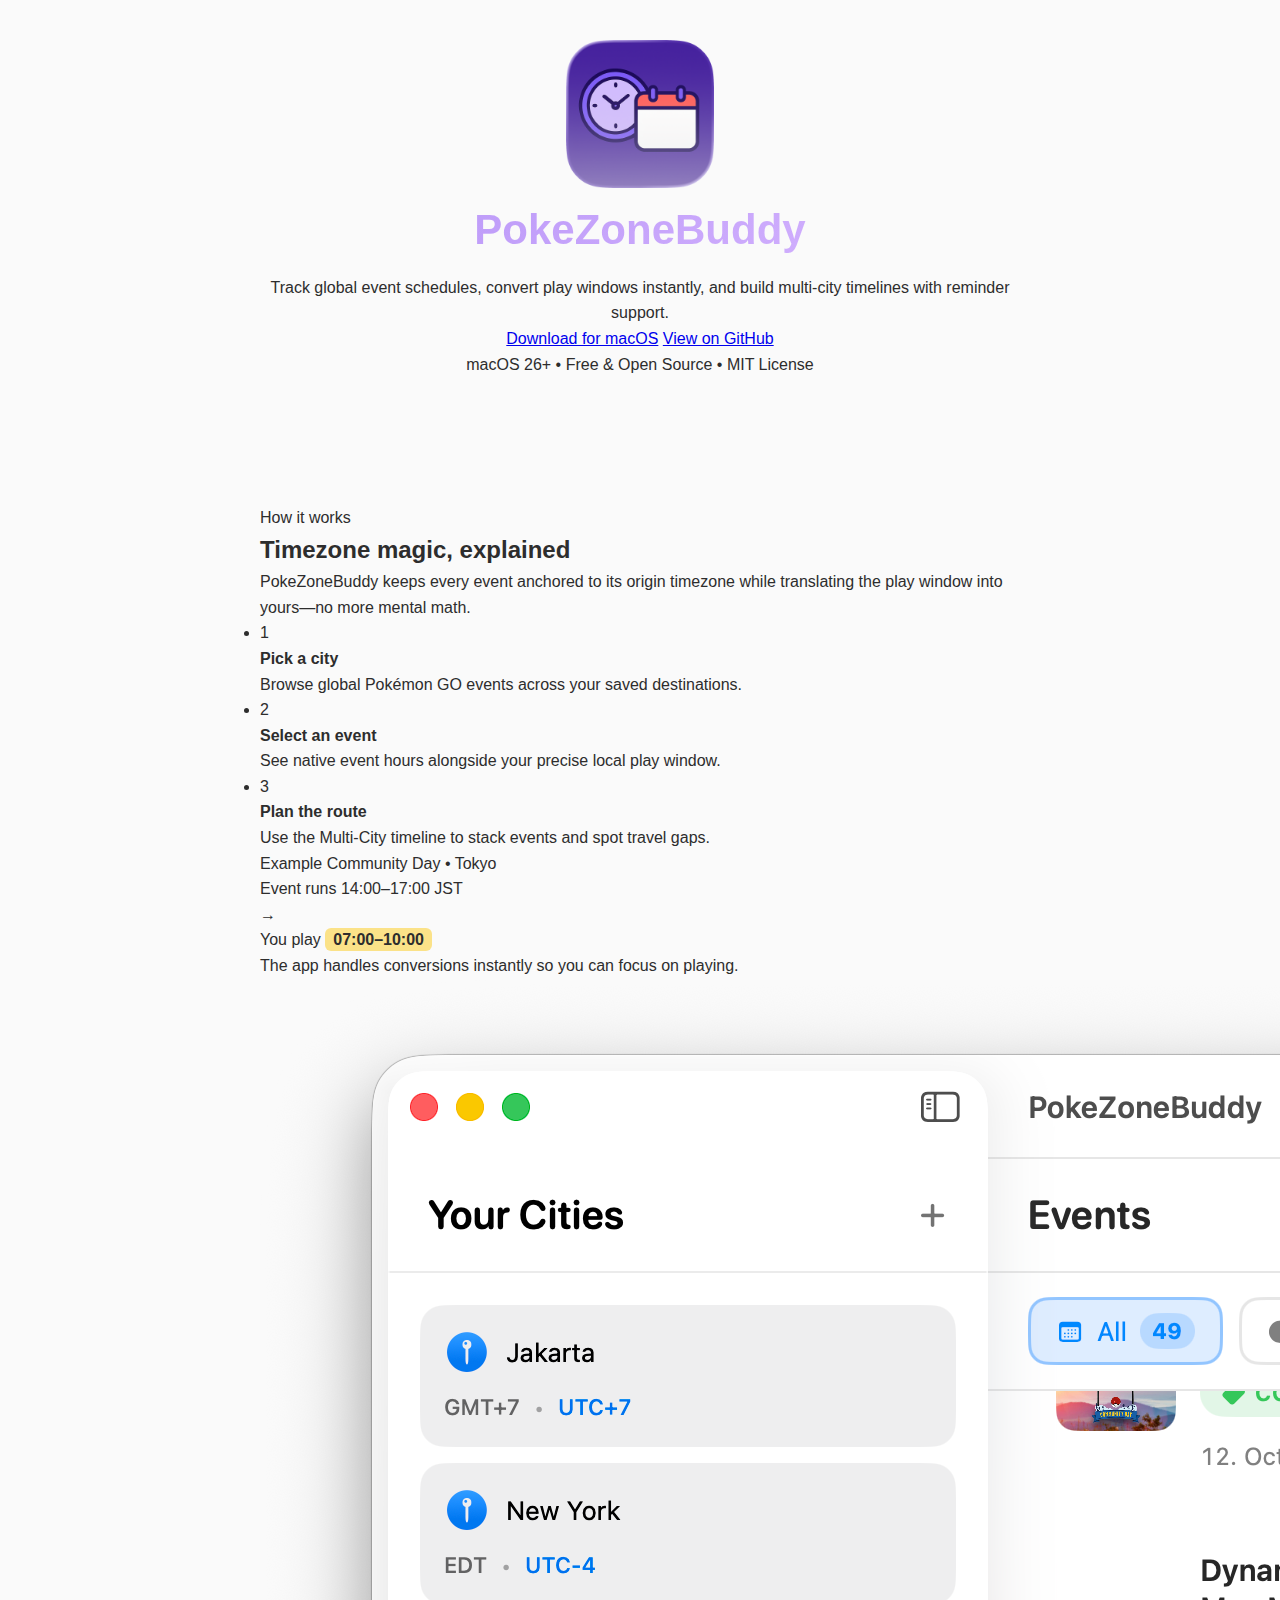
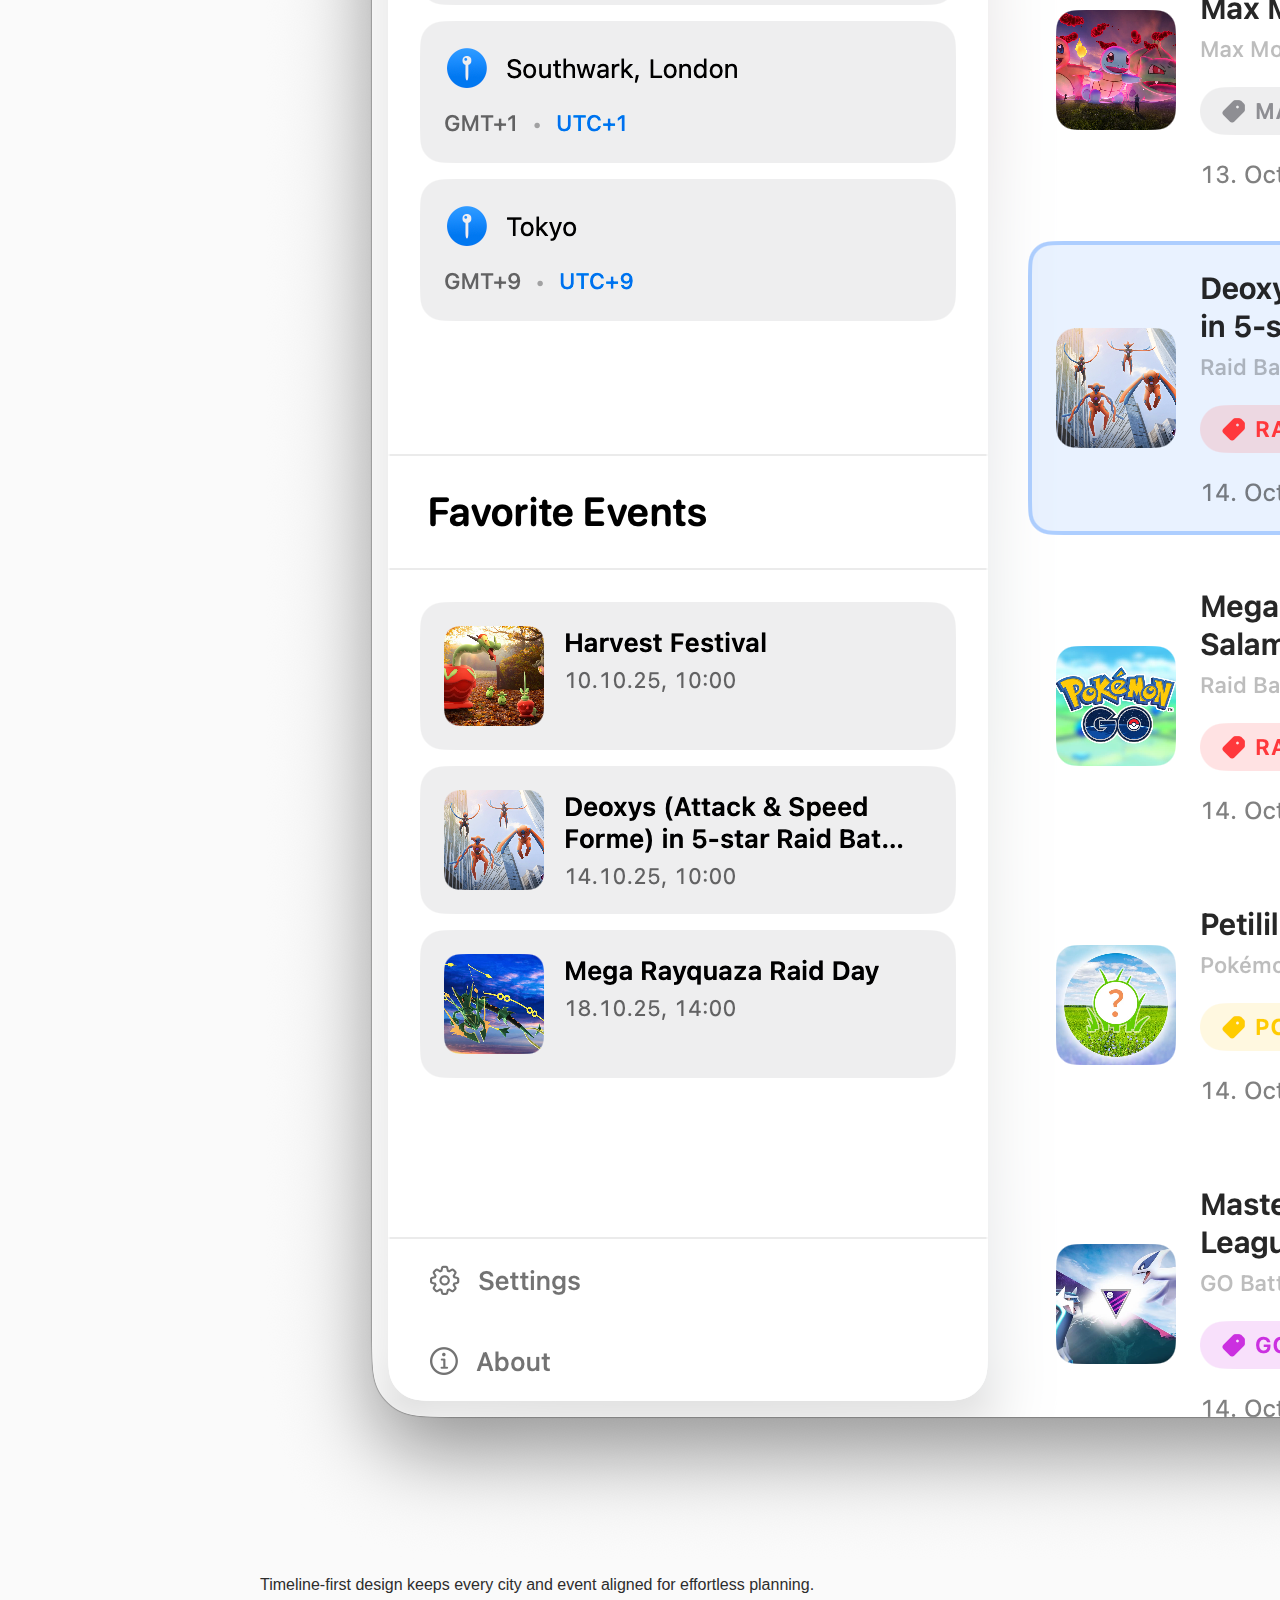
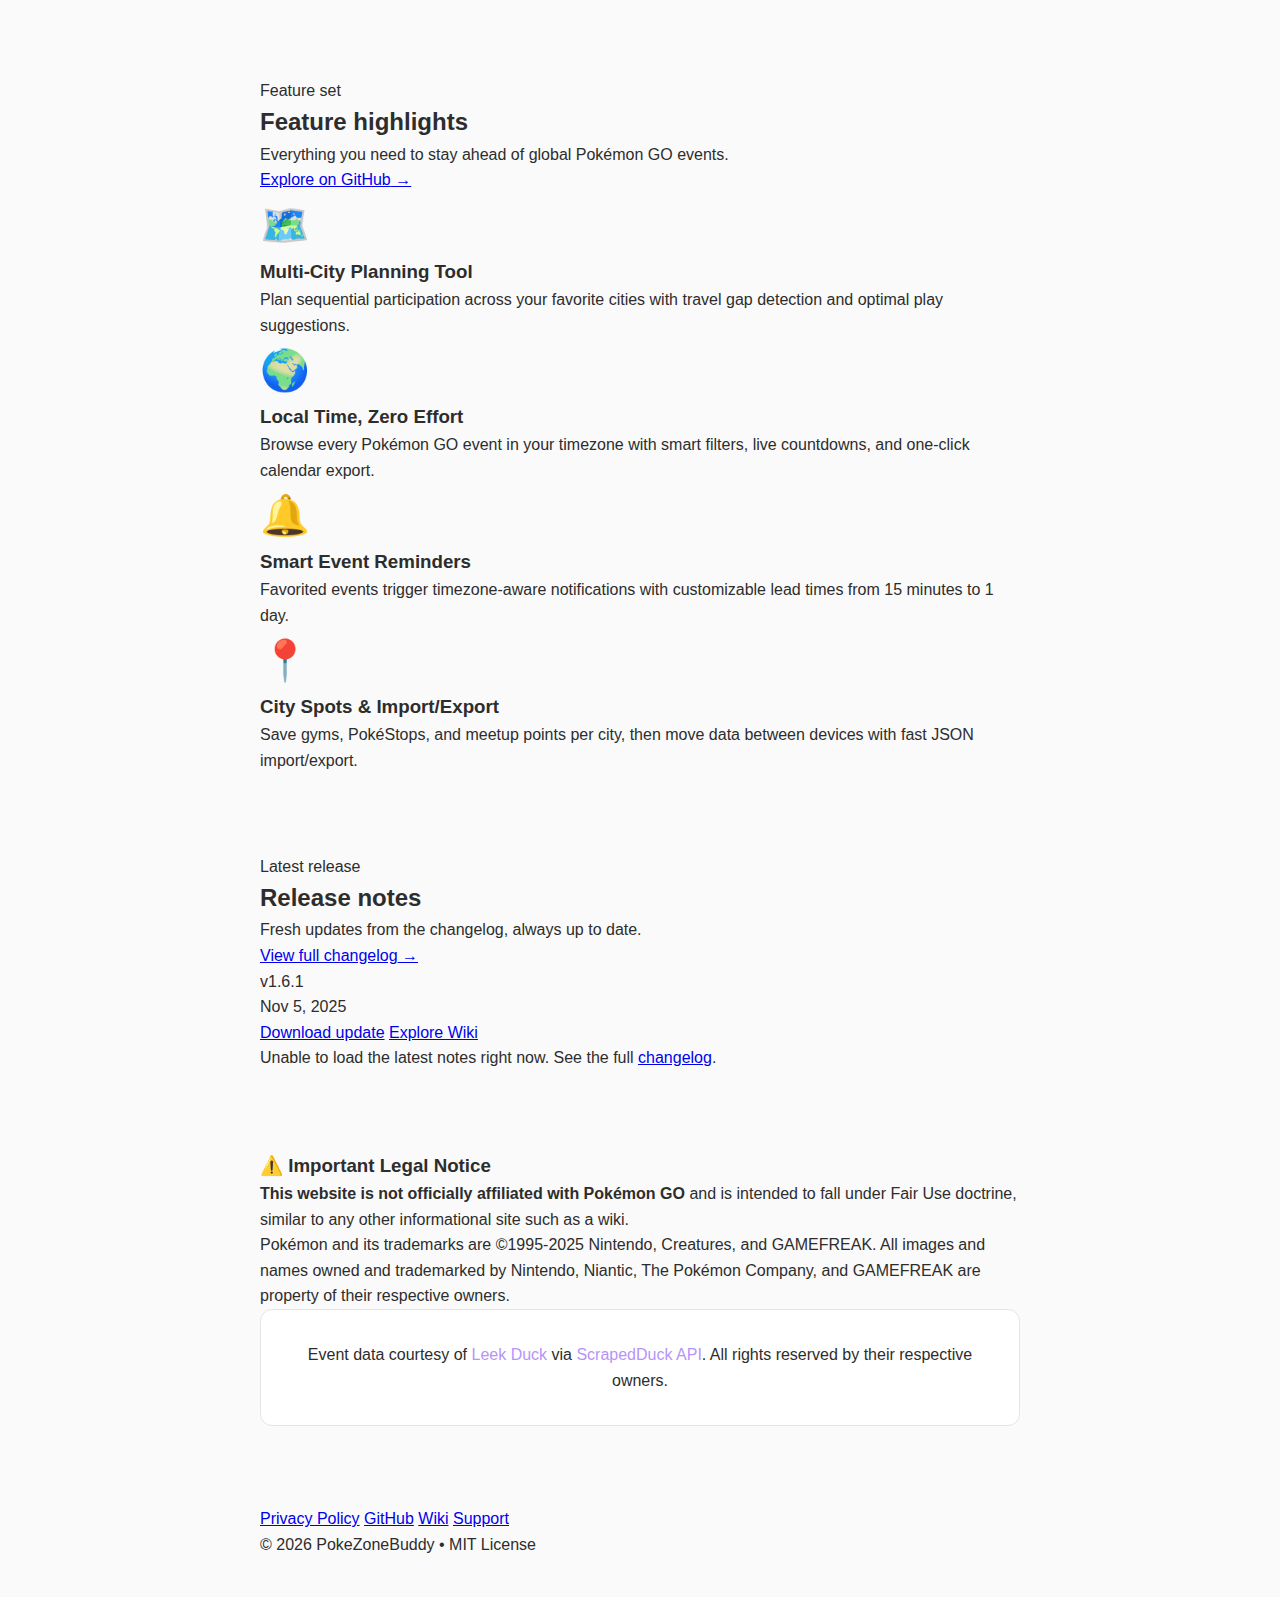
<file: docs/index.html>
<!DOCTYPE html>
<html lang="en">
<head>
  <meta charset="UTF-8">
  <meta name="viewport" content="width=device-width, initial-scale=1">
  <meta name="description" content="Track Pokémon GO events across timezones. NEW: Multi-City Planning Tool for sequential event participation. Hotfix 1.6.1 restores instant timeline imports from Settings. Save spots, get reminders, plan optimally.">
  <title>PokeZoneBuddy – Pokémon GO Events Simplified</title>
  
  <!-- Favicons -->
  <link rel="icon" type="image/png" href="applogo.png">
  <link rel="apple-touch-icon" sizes="180x180" href="applogo.png">

  <!-- Open Graph -->
  <meta property="og:type" content="website">
  <meta property="og:url" content="https://dannymarx.github.io/PokeZoneBuddy">
  <meta property="og:title" content="PokeZoneBuddy – Pokémon GO Events Simplified">
  <meta property="og:description" content="Track Pokémon GO events across timezones. NEW: Multi-City Planning Tool for sequential event participation.">
  <meta property="og:image" content="https://dannymarx.github.io/PokeZoneBuddy/applogo.png">
  
  <link rel="stylesheet" href="styles.css">
</head>
<body>
  <!-- Hero -->
  <header>
    <div class="container">
      <div class="hero">
        <div class="hero-grid">
          <div class="hero-media">
            <img src="applogo.png" alt="PokeZoneBuddy app icon" width="148" height="148" style="background: transparent; border: none; border-radius: 0; box-shadow: none;">
          </div>
          <div class="hero-content">
            <h1>PokeZoneBuddy</h1>
            <p class="hero-subtitle">Track global event schedules, convert play windows instantly, and build multi-city timelines with reminder support.</p>
            <div class="hero-actions">
              <a href="https://github.com/dannymarx/PokeZoneBuddy/releases/latest" class="btn btn-primary">Download for macOS</a>
              <a href="https://github.com/dannymarx/PokeZoneBuddy" class="btn btn-secondary">View on GitHub</a>
            </div>
            <p class="hero-meta">macOS 26+ • Free & Open Source • MIT License</p>
          </div>
        </div>
      </div>
    </div>
  </header>

  <!-- How it works & Preview -->
  <section class="showcase" id="how-it-works">
    <div class="container">
      <div class="showcase-grid">
        <div class="showcase-copy">
          <span class="section-pill">How it works</span>
          <h2>Timezone magic, explained</h2>
          <p class="showcase-lead">PokeZoneBuddy keeps every event anchored to its origin timezone while translating the play window into yours—no more mental math.</p>

          <ul class="showcase-steps">
            <li>
              <span class="step-index">1</span>
              <div>
                <strong>Pick a city</strong>
                <p>Browse global Pokémon GO events across your saved destinations.</p>
              </div>
            </li>
            <li>
              <span class="step-index">2</span>
              <div>
                <strong>Select an event</strong>
                <p>See native event hours alongside your precise local play window.</p>
              </div>
            </li>
            <li>
              <span class="step-index">3</span>
              <div>
                <strong>Plan the route</strong>
                <p>Use the Multi-City timeline to stack events and spot travel gaps.</p>
              </div>
            </li>
          </ul>

          <div class="example-inline">
            <div class="example-header">
              <span class="example-badge">Example</span>
              <span class="example-city">Community Day • Tokyo</span>
            </div>
            <div class="example-times">
              <div class="example-block">
                <span class="label">Event runs</span>
                <span class="value">14:00–17:00 JST</span>
              </div>
              <div class="example-arrow" aria-hidden="true">→</div>
              <div class="example-block">
                <span class="label">You play</span>
                <span class="value highlight">07:00–10:00</span>
              </div>
            </div>
            <p class="example-note">The app handles conversions instantly so you can focus on playing.</p>
          </div>
        </div>

        <div class="showcase-visual">
          <div class="preview-frame">
            <img src="appscreenshot.png" alt="PokeZoneBuddy app screenshot" loading="lazy">
          </div>
          <p class="preview-caption">Timeline-first design keeps every city and event aligned for effortless planning.</p>
        </div>
      </div>
    </div>
  </section>

  <!-- Highlights -->
  <section class="highlights" id="features">
    <div class="container">
      <div class="section-header">
        <div class="section-heading">
          <span class="section-pill">Feature set</span>
          <h2>Feature highlights</h2>
          <p class="section-subtitle">Everything you need to stay ahead of global Pokémon GO events.</p>
        </div>
        <a class="section-link" href="https://github.com/dannymarx/PokeZoneBuddy#readme" target="_blank" rel="noopener">Explore on GitHub<span aria-hidden="true"> →</span></a>
      </div>

      <article class="section-card feature-card">
        <div class="feature-grid">
          <div class="feature-item">
            <span class="feature-icon">🗺️</span>
            <h3>Multi-City Planning Tool</h3>
            <p>Plan sequential participation across your favorite cities with travel gap detection and optimal play suggestions.</p>
          </div>
          <div class="feature-item">
            <span class="feature-icon">🌍</span>
            <h3>Local Time, Zero Effort</h3>
            <p>Browse every Pokémon GO event in your timezone with smart filters, live countdowns, and one-click calendar export.</p>
          </div>
          <div class="feature-item">
            <span class="feature-icon">🔔</span>
            <h3>Smart Event Reminders</h3>
            <p>Favorited events trigger timezone-aware notifications with customizable lead times from 15 minutes to 1 day.</p>
          </div>
          <div class="feature-item">
            <span class="feature-icon">📍</span>
            <h3>City Spots & Import/Export</h3>
            <p>Save gyms, PokéStops, and meetup points per city, then move data between devices with fast JSON import/export.</p>
          </div>
        </div>
      </article>
    </div>
  </section>

  <!-- Release Notes -->
  <section class="release-notes" id="release-notes">
    <div class="container">
      <div class="section-header">
        <div class="section-heading">
          <span class="section-pill">Latest release</span>
          <h2>Release notes</h2>
          <p class="section-subtitle">Fresh updates from the changelog, always up to date.</p>
        </div>
        <a class="section-link" href="https://github.com/dannymarx/PokeZoneBuddy/blob/main/CHANGELOG.md" target="_blank" rel="noopener">View full changelog<span aria-hidden="true"> →</span></a>
      </div>

      <article class="section-card release-card" data-release-card>
        <div class="release-meta">
          <div>
            <p class="release-version" data-release-version>v1.6.1</p>
            <p class="release-date" data-release-date>Nov 5, 2025</p>
          </div>
          <div class="release-actions">
            <a class="btn btn-secondary btn-ghost" href="https://github.com/dannymarx/PokeZoneBuddy/releases/latest" target="_blank" rel="noopener">Download update</a>
            <a class="btn btn-secondary" href="https://github.com/dannymarx/PokeZoneBuddy/wiki" target="_blank" rel="noopener">Explore Wiki</a>
          </div>
        </div>

        <div class="release-content" data-release-content>
          <div class="release-groups">
            <div class="release-group">
              <h3>Changed</h3>
              <ul>
                <li>Scoped the Settings timeline plan import button to its own file importer to prevent view-wide picker conflicts.</li>
              </ul>
            </div>
            <div class="release-group">
              <h3>Fixed</h3>
              <ul>
                <li>Restored the Settings timeline plan import button so the Finder/iOS picker opens immediately alongside the cities &amp; spots importer.</li>
              </ul>
            </div>
          </div>
        </div>
      </article>
    </div>
  </section>

  <!-- Legal Notice -->
  <section class="legal-notice">
    <div class="container">
      <article class="section-card legal-card">
        <h3>⚠️ Important Legal Notice</h3>
        <p>
          <strong>This website is not officially affiliated with Pokémon GO</strong> and is intended to fall under Fair Use doctrine, similar to any other informational site such as a wiki.
        </p>
        <p>
          Pokémon and its trademarks are ©1995-2025 Nintendo, Creatures, and GAMEFREAK. All images and names owned and trademarked by Nintendo, Niantic, The Pokémon Company, and GAMEFREAK are property of their respective owners.
        </p>
        <p class="credits">
          Event data courtesy of <a href="https://leekduck.com" target="_blank" rel="noopener">Leek Duck</a> via <a href="https://github.com/bigfoott/ScrapedDuck" target="_blank" rel="noopener">ScrapedDuck API</a>. All rights reserved by their respective owners.
        </p>
      </article>
    </div>
  </section>

  <!-- Footer -->
  <footer>
    <div class="container">
      <div class="footer-content">
        <div class="footer-links">
          <a href="privacy.html">Privacy Policy</a>
          <a href="https://github.com/dannymarx/PokeZoneBuddy" target="_blank" rel="noopener">GitHub</a>
          <a href="https://github.com/dannymarx/PokeZoneBuddy/wiki" target="_blank" rel="noopener">Wiki</a>
          <a href="https://github.com/dannymarx/PokeZoneBuddy/issues" target="_blank" rel="noopener">Support</a>
        </div>
        <p class="copyright">© <span id="year"></span> PokeZoneBuddy • MIT License</p>
      </div>
    </div>
  </footer>

  <script>
    document.getElementById('year').textContent = new Date().getFullYear();
  </script>
  <script>
    (function () {
      const card = document.querySelector('[data-release-card]');
      if (!card) {
        return;
      }

      const versionEl = card.querySelector('[data-release-version]');
      const dateEl = card.querySelector('[data-release-date]');
      const contentEl = card.querySelector('[data-release-content]');

      const parseInline = (text) =>
        text
          .replace(/`([^`]+)`/g, '<code>$1</code>')
          .replace(/\*\*(.+?)\*\*/g, '<strong>$1</strong>')
          .replace(/\[(.+?)\]\((https?:\/\/[^\s)]+)\)/g, '<a href="$2" target="_blank" rel="noopener">$1</a>');

      const changelogUrl = 'https://raw.githubusercontent.com/dannymarx/PokeZoneBuddy/main/CHANGELOG.md';

      const renderRelease = (release) => {
        if (versionEl) {
          const cleanVersion = release.version.startsWith('v') ? release.version : `v${release.version}`;
          versionEl.textContent = cleanVersion;
        }

        if (dateEl) {
          let formattedDate = release.date;
          const timestamp = Date.parse(release.date);
          if (!Number.isNaN(timestamp)) {
            try {
              formattedDate = new Intl.DateTimeFormat(navigator.language || 'en-US', {
                year: 'numeric',
                month: 'short',
                day: 'numeric',
              }).format(new Date(timestamp));
            } catch (error) {
              formattedDate = release.date;
            }
          }
          dateEl.textContent = formattedDate;
        }

        if (!contentEl) {
          return;
        }

        if (!release.sections.length) {
          contentEl.innerHTML = '<p class="release-empty">No detailed notes for this release. See the full <a href="https://github.com/dannymarx/PokeZoneBuddy/blob/main/CHANGELOG.md" target="_blank" rel="noopener">changelog</a>.</p>';
          return;
        }

        const groupHtml = release.sections
          .map((section) => {
            const itemsHtml = section.items
              .map((item) => {
                let html = `<li>${item.text}`;
                if (item.children.length) {
                  const childHtml = item.children.map((child) => `<li>${child}</li>`).join('');
                  html += `<ul class="release-sublist">${childHtml}</ul>`;
                }
                html += '</li>';
                return html;
              })
              .join('');

            return `<div class="release-group">
              <h3>${section.title}</h3>
              <ul>${itemsHtml}</ul>
            </div>`;
          })
          .join('');

        contentEl.innerHTML = `<div class="release-groups">${groupHtml}</div>`;
      };

      const parseChangelog = (markdown) => {
        const lines = markdown.split(/\r?\n/);
        const startIndex = lines.findIndex((line) => line.startsWith('## ['));
        if (startIndex === -1) {
          throw new Error('Unable to locate latest release entry.');
        }

        const headerLine = lines[startIndex];
        const headerMatch = headerLine.match(/^## \[(.+?)\]\s+–\s+(.+)$/);
        const version = headerMatch ? headerMatch[1] : headerLine.replace(/^##\s+/, '').trim();
        const date = headerMatch ? headerMatch[2].trim() : '';

        const sections = [];
        let currentSection = null;

        for (let i = startIndex + 1; i < lines.length; i += 1) {
          const line = lines[i];
          if (line.startsWith('## [')) {
            break;
          }

          if (!line.trim()) {
            continue;
          }

          if (line.startsWith('### ')) {
            currentSection = {
              title: line.replace('### ', '').trim(),
              items: [],
            };
            sections.push(currentSection);
            continue;
          }

          const topLevelMatch = line.match(/^- (.+)$/);
          if (topLevelMatch && currentSection) {
            currentSection.items.push({
              text: parseInline(topLevelMatch[1].trim()),
              children: [],
            });
            continue;
          }

          const nestedMatch = line.match(/^\s{2,}- (.+)$/);
          if (nestedMatch && currentSection) {
            const latestItem = currentSection.items[currentSection.items.length - 1];
            if (latestItem) {
              latestItem.children.push(parseInline(nestedMatch[1].trim()));
            }
          }
        }

        const filteredSections = sections
          .map((section) => {
            const filteredItems = section.items.filter(
              (item) => item.text.toLowerCase() !== 'none.' || item.children.length,
            );
            return {
              title: section.title,
              items: filteredItems,
            };
          })
          .filter((section) => section.items.length);

        return {
          version,
          date,
          sections: filteredSections,
        };
      };

      fetch(changelogUrl)
        .then((response) => {
          if (!response.ok) {
            throw new Error(`Failed to fetch changelog: ${response.status}`);
          }
          return response.text();
        })
        .then((markdown) => {
          const release = parseChangelog(markdown);
          renderRelease(release);
        })
        .catch(() => {
          if (contentEl) {
            contentEl.innerHTML =
              'Unable to load the latest notes right now. See the full <a href="https://github.com/dannymarx/PokeZoneBuddy/blob/main/CHANGELOG.md" target="_blank" rel="noopener">changelog</a>.';
            contentEl.classList.add('release-error');
          }
        });
    }());
  </script>
</body>
</html>
</file>
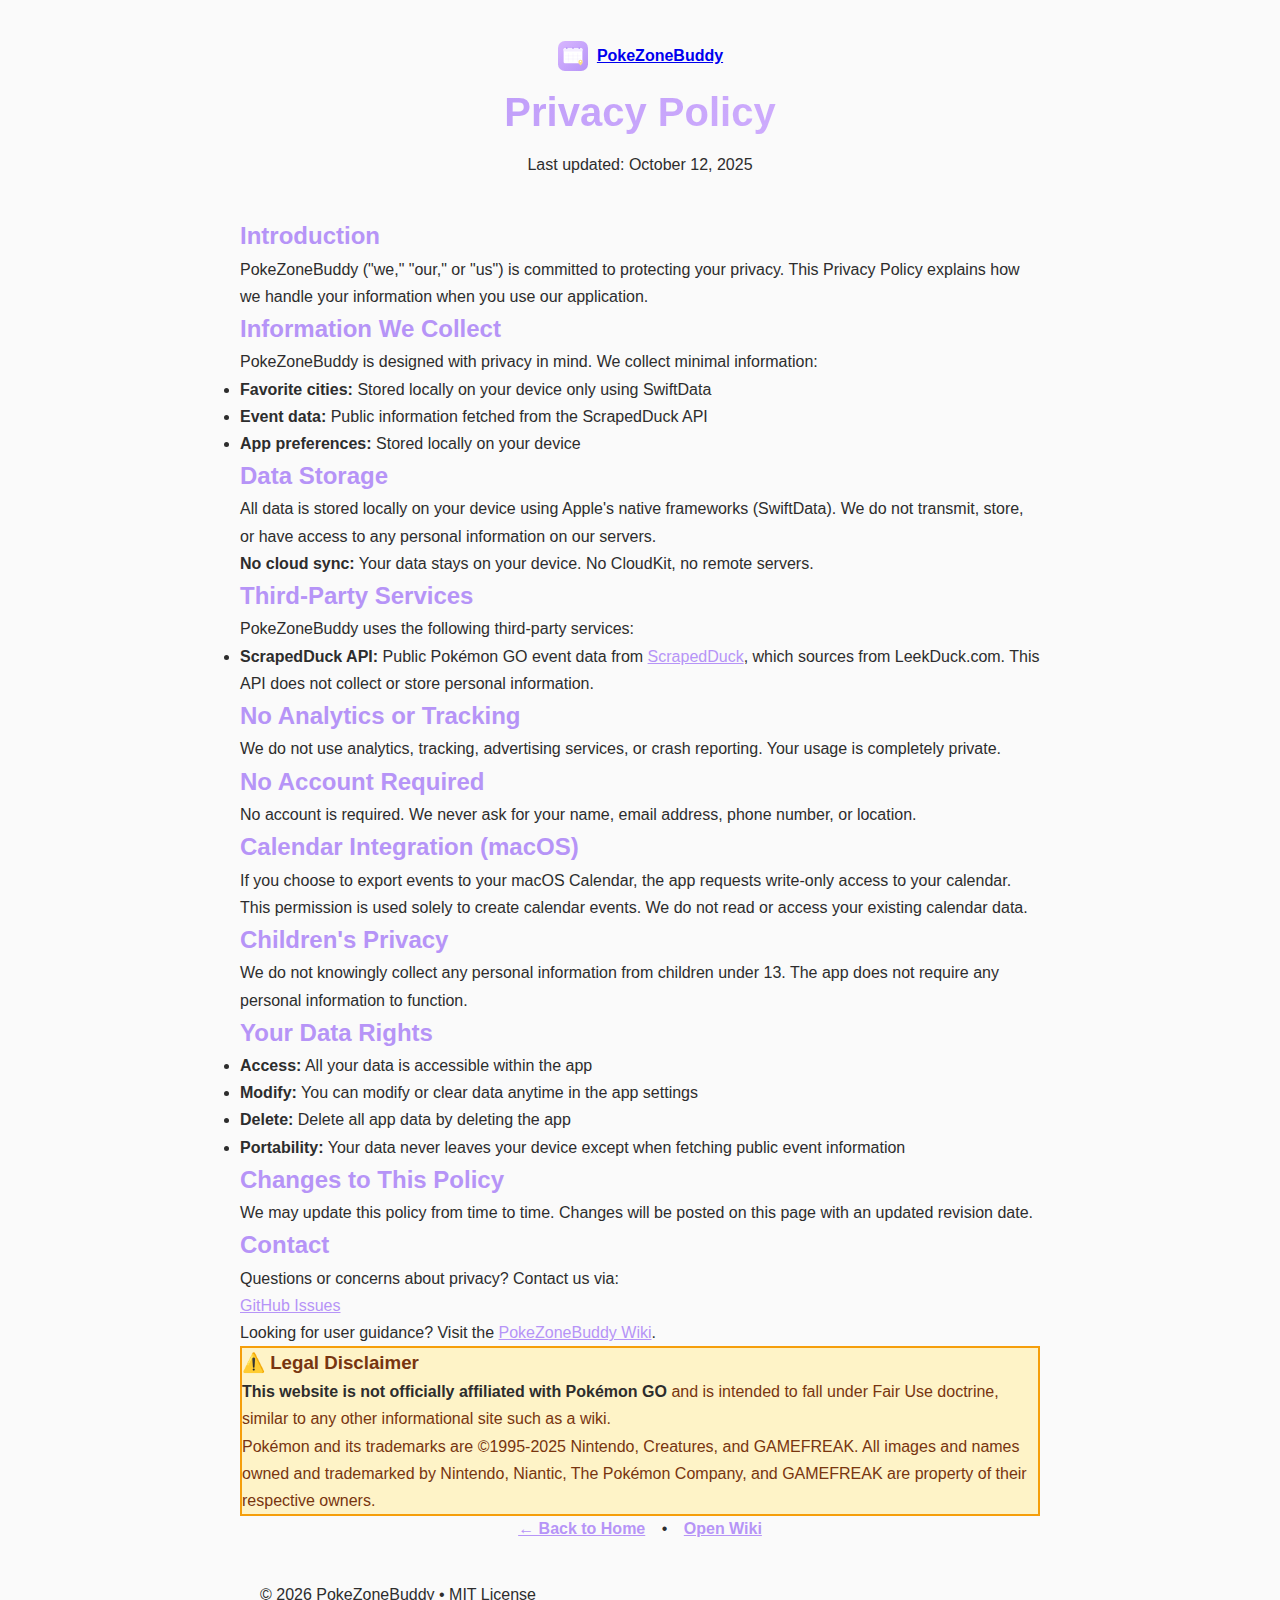
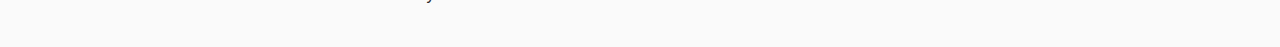
<file: docs/privacy.html>
<!DOCTYPE html>
<html lang="en">
<head>
  <meta charset="UTF-8">
  <meta name="viewport" content="width=device-width, initial-scale=1">
  <title>Privacy Policy – PokeZoneBuddy</title>
  <link rel="icon" type="image/svg+xml" href="icon.svg">
  <link rel="stylesheet" href="styles.css">
  <style>
    .privacy-header {
      background: var(--bg-alt);
      padding: var(--space-lg) 0;
      text-align: center;
    }
    
    .privacy-content {
      max-width: 800px;
      margin: 0 auto;
      padding: var(--space-xl) var(--space-md);
    }
    
    .privacy-content h2 {
      color: var(--primary);
      text-align: left;
      font-size: 1.5rem;
      margin-top: var(--space-lg);
      margin-bottom: var(--space-sm);
    }
    
    .privacy-content p {
      margin-bottom: var(--space-sm);
      line-height: 1.7;
    }
    
    .privacy-content ul {
      margin: var(--space-sm) 0 var(--space-md) var(--space-md);
      line-height: 1.7;
    }
    
    .privacy-content li {
      margin-bottom: var(--space-xs);
    }
    
    .privacy-content strong {
      font-weight: 600;
      color: var(--text);
    }
    
    .privacy-content a {
      color: var(--primary);
      text-decoration: underline;
    }
    
    .privacy-content a:hover {
      color: var(--primary-dark);
    }
    
    .back-link {
      text-align: center;
      margin-top: var(--space-lg);
    }
    
    .back-link a {
      display: inline-flex;
      align-items: center;
      gap: 0.5rem;
      color: var(--primary);
      font-weight: 600;
      transition: gap 0.2s ease;
    }
    
    .back-link a:hover {
      gap: 0.75rem;
    }
    
    .legal-disclaimer {
      background: #FEF3C7;
      border: 2px solid #F59E0B;
      border-radius: var(--radius);
      padding: var(--space-md);
      margin: var(--space-lg) 0;
      color: #78350F;
    }
    
    @media (prefers-color-scheme: dark) {
      .legal-disclaimer {
        background: #451A03;
        border-color: #F59E0B;
        color: #FEF3C7;
      }
    }
  </style>
</head>
<body>
  <header class="privacy-header">
    <div class="container">
      <a href="index.html" style="display: inline-flex; align-items: center; gap: 0.5rem; margin-bottom: var(--space-sm);">
        <img src="icon.svg" alt="PokeZoneBuddy" width="32" height="32">
        <span style="font-weight: 700;">PokeZoneBuddy</span>
      </a>
      <h1 style="font-size: 2.5rem; margin-bottom: 0.5rem;">Privacy Policy</h1>
      <p class="meta">Last updated: October 12, 2025</p>
    </div>
  </header>

  <main class="privacy-content">
    <section>
      <h2>Introduction</h2>
      <p>PokeZoneBuddy ("we," "our," or "us") is committed to protecting your privacy. This Privacy Policy explains how we handle your information when you use our application.</p>
    </section>

    <section>
      <h2>Information We Collect</h2>
      <p>PokeZoneBuddy is designed with privacy in mind. We collect minimal information:</p>
      <ul>
        <li><strong>Favorite cities:</strong> Stored locally on your device only using SwiftData</li>
        <li><strong>Event data:</strong> Public information fetched from the ScrapedDuck API</li>
        <li><strong>App preferences:</strong> Stored locally on your device</li>
      </ul>
    </section>

    <section>
      <h2>Data Storage</h2>
      <p>All data is stored locally on your device using Apple's native frameworks (SwiftData). We do not transmit, store, or have access to any personal information on our servers.</p>
      <p><strong>No cloud sync:</strong> Your data stays on your device. No CloudKit, no remote servers.</p>
    </section>

    <section>
      <h2>Third-Party Services</h2>
      <p>PokeZoneBuddy uses the following third-party services:</p>
      <ul>
        <li><strong>ScrapedDuck API:</strong> Public Pokémon GO event data from <a href="https://github.com/bigfoott/ScrapedDuck" target="_blank" rel="noopener">ScrapedDuck</a>, which sources from LeekDuck.com. This API does not collect or store personal information.</li>
      </ul>
    </section>

    <section>
      <h2>No Analytics or Tracking</h2>
      <p>We do not use analytics, tracking, advertising services, or crash reporting. Your usage is completely private.</p>
    </section>

    <section>
      <h2>No Account Required</h2>
      <p>No account is required. We never ask for your name, email address, phone number, or location.</p>
    </section>

    <section>
      <h2>Calendar Integration (macOS)</h2>
      <p>If you choose to export events to your macOS Calendar, the app requests write-only access to your calendar. This permission is used solely to create calendar events. We do not read or access your existing calendar data.</p>
    </section>

    <section>
      <h2>Children's Privacy</h2>
      <p>We do not knowingly collect any personal information from children under 13. The app does not require any personal information to function.</p>
    </section>

    <section>
      <h2>Your Data Rights</h2>
      <ul>
        <li><strong>Access:</strong> All your data is accessible within the app</li>
        <li><strong>Modify:</strong> You can modify or clear data anytime in the app settings</li>
        <li><strong>Delete:</strong> Delete all app data by deleting the app</li>
        <li><strong>Portability:</strong> Your data never leaves your device except when fetching public event information</li>
      </ul>
    </section>

    <section>
      <h2>Changes to This Policy</h2>
      <p>We may update this policy from time to time. Changes will be posted on this page with an updated revision date.</p>
    </section>

    <section>
      <h2>Contact</h2>
      <p>Questions or concerns about privacy? Contact us via:</p>
      <p><a href="https://github.com/dannymarx/PokeZoneBuddy/issues" target="_blank" rel="noopener">GitHub Issues</a></p>
      <p>Looking for user guidance? Visit the <a href="https://github.com/dannymarx/PokeZoneBuddy/wiki" target="_blank" rel="noopener">PokeZoneBuddy Wiki</a>.</p>
    </section>

    <div class="legal-disclaimer">
      <h3 style="margin-top: 0;">⚠️ Legal Disclaimer</h3>
      <p>
        <strong>This website is not officially affiliated with Pokémon GO</strong> and is intended to fall under Fair Use doctrine, similar to any other informational site such as a wiki.
      </p>
      <p style="margin-bottom: 0;">
        Pokémon and its trademarks are ©1995-2025 Nintendo, Creatures, and GAMEFREAK. All images and names owned and trademarked by Nintendo, Niantic, The Pokémon Company, and GAMEFREAK are property of their respective owners.
      </p>
    </div>

    <div class="back-link">
      <a href="index.html">← Back to Home</a>
      <span style="margin: 0 0.75rem;">•</span>
      <a href="https://github.com/dannymarx/PokeZoneBuddy/wiki" target="_blank" rel="noopener">Open Wiki</a>
    </div>
  </main>

  <footer>
    <div class="container">
      <div class="footer-content">
        <p class="copyright">© <span id="year"></span> PokeZoneBuddy • MIT License</p>
      </div>
    </div>
  </footer>

  <script>
    document.getElementById('year').textContent = new Date().getFullYear();
  </script>
</body>
</html>
</file>
<file: docs/styles.css>
/* PokeZoneBuddy Landing Page Styles */

:root {
    --primary: #B694F7;
    --primary-light: #D8B6FF;
    --accent: #FBE288;
    --bg: #FAFAFA;
    --text: #2D2D2D;
    --text-light: #666;
    --white: #FFFFFF;
    --border: #E5E5E5;
}

* {
    margin: 0;
    padding: 0;
    box-sizing: border-box;
}

body {
    font-family: -apple-system, BlinkMacSystemFont, 'Segoe UI', Roboto, Oxygen, Ubuntu, sans-serif;
    background: var(--bg);
    color: var(--text);
    line-height: 1.6;
    -webkit-font-smoothing: antialiased;
}

.container {
    max-width: 800px;
    margin: 0 auto;
    padding: 40px 20px;
}

/* Hero Section */
.hero {
    text-align: center;
    margin-bottom: 48px;
}

.app-icon {
    margin-bottom: 20px;
}

.app-icon img {
    border-radius: 20px;
}

h1 {
    font-size: 42px;
    font-weight: 700;
    background: linear-gradient(135deg, var(--primary) 0%, var(--primary-light) 100%);
    -webkit-background-clip: text;
    -webkit-text-fill-color: transparent;
    background-clip: text;
    margin-bottom: 12px;
}

.tagline {
    font-size: 20px;
    font-weight: 500;
    color: var(--text);
    margin-bottom: 12px;
}

.subtitle {
    font-size: 16px;
    color: var(--text-light);
    max-width: 560px;
    margin: 0 auto;
}

/* Features */
.features {
    display: grid;
    grid-template-columns: repeat(auto-fit, minmax(200px, 1fr));
    gap: 24px;
    margin-bottom: 48px;
}

.feature {
    text-align: center;
    padding: 24px 16px;
    background: var(--white);
    border-radius: 12px;
    border: 1px solid var(--border);
    transition: transform 0.2s, box-shadow 0.2s;
}

.feature:hover {
    transform: translateY(-2px);
    box-shadow: 0 6px 20px rgba(182, 148, 247, 0.12);
}

.feature-icon {
    font-size: 40px;
    margin-bottom: 12px;
}

.feature h3 {
    font-size: 18px;
    font-weight: 600;
    color: var(--primary);
    margin-bottom: 6px;
}

.feature p {
    font-size: 14px;
    color: var(--text-light);
}

/* Example Section */
.example {
    text-align: center;
    margin-bottom: 48px;
}

.example h2 {
    font-size: 28px;
    font-weight: 600;
    color: var(--text);
    margin-bottom: 20px;
}

.example-box {
    background: linear-gradient(135deg, var(--primary-light) 0%, var(--primary) 100%);
    padding: 24px;
    border-radius: 12px;
    color: var(--white);
    max-width: 560px;
    margin: 0 auto;
}

.example-box p {
    font-size: 15px;
    margin-bottom: 10px;
}

.example-box p:last-child {
    margin-bottom: 0;
}

.example-result {
    font-size: 16px;
    font-weight: 500;
}

.highlight {
    background: var(--accent);
    color: var(--text);
    padding: 3px 8px;
    border-radius: 6px;
    font-weight: 600;
}

/* Download Section */
.download {
    text-align: center;
    margin-bottom: 48px;
}

.download h2 {
    font-size: 28px;
    font-weight: 600;
    color: var(--text);
    margin-bottom: 24px;
}

.platform-info {
    background: var(--white);
    padding: 32px;
    border-radius: 12px;
    border: 1px solid var(--border);
    max-width: 480px;
    margin: 0 auto;
    text-align: center;
}

.platforms-text {
    font-size: 14px;
    color: var(--text-light);
    margin-bottom: 20px;
    font-weight: 500;
}

.download-button {
    display: inline-block;
    background: var(--primary);
    color: var(--white);
    padding: 14px 32px;
    border-radius: 24px;
    text-decoration: none;
    font-weight: 600;
    font-size: 16px;
    transition: transform 0.2s, box-shadow 0.2s;
    margin-bottom: 12px;
}

.download-button:hover {
    transform: translateY(-2px);
    box-shadow: 0 8px 24px rgba(182, 148, 247, 0.3);
}

.download-note {
    font-size: 13px;
    color: var(--text-light);
    font-style: italic;
}

/* Credits */
.credits {
    text-align: center;
    padding: 32px 20px;
    background: var(--white);
    border-radius: 12px;
    border: 1px solid var(--border);
}

.credits h3 {
    font-size: 18px;
    font-weight: 600;
    color: var(--text);
    margin-bottom: 12px;
}

.credits p {
    font-size: 13px;
    color: var(--text-light);
    margin-bottom: 16px;
}

.credits a {
    color: var(--primary);
    text-decoration: none;
    font-weight: 500;
    transition: opacity 0.2s;
}

.credits a:hover {
    opacity: 0.7;
}

.github-link {
    margin-bottom: 16px;
}

.github-link a {
    display: inline-block;
    background: transparent;
    color: var(--primary);
    padding: 10px 24px;
    border-radius: 20px;
    border: 2px solid var(--primary);
    text-decoration: none;
    font-weight: 600;
    font-size: 14px;
    transition: background 0.2s, color 0.2s;
}

.github-link a:hover {
    background: var(--primary);
    color: var(--white);
}

.privacy-link {
    margin-top: 12px;
    font-size: 12px;
}

/* Responsive */
@media (max-width: 768px) {
    .container {
        padding: 30px 16px;
    }

    h1 {
        font-size: 32px;
    }
    
    .tagline {
        font-size: 18px;
    }
    
    .subtitle {
        font-size: 15px;
    }
    
    .features {
        grid-template-columns: 1fr;
        gap: 16px;
    }
    
    .example h2,
    .download h2 {
        font-size: 24px;
    }
    
    .example-box {
        padding: 20px;
    }

    .platform-info {
        padding: 24px;
    }
}
</file>
